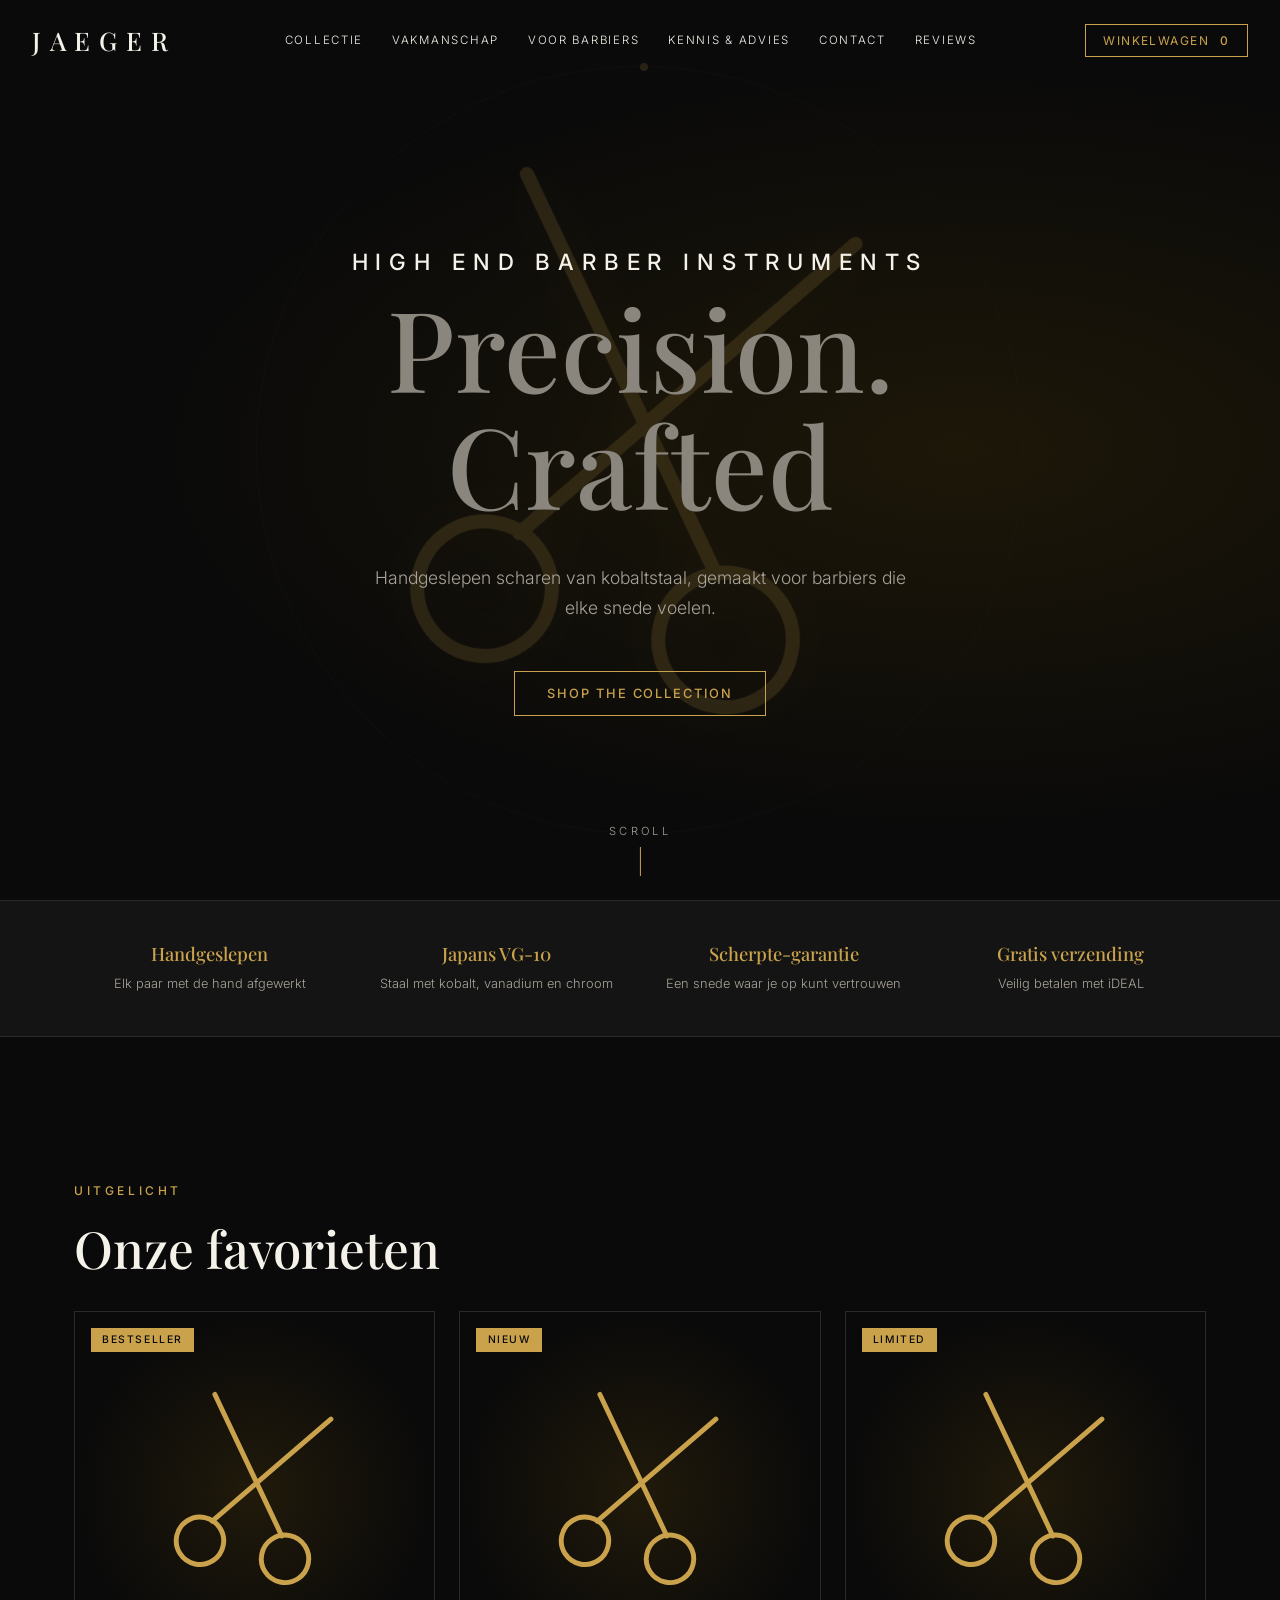
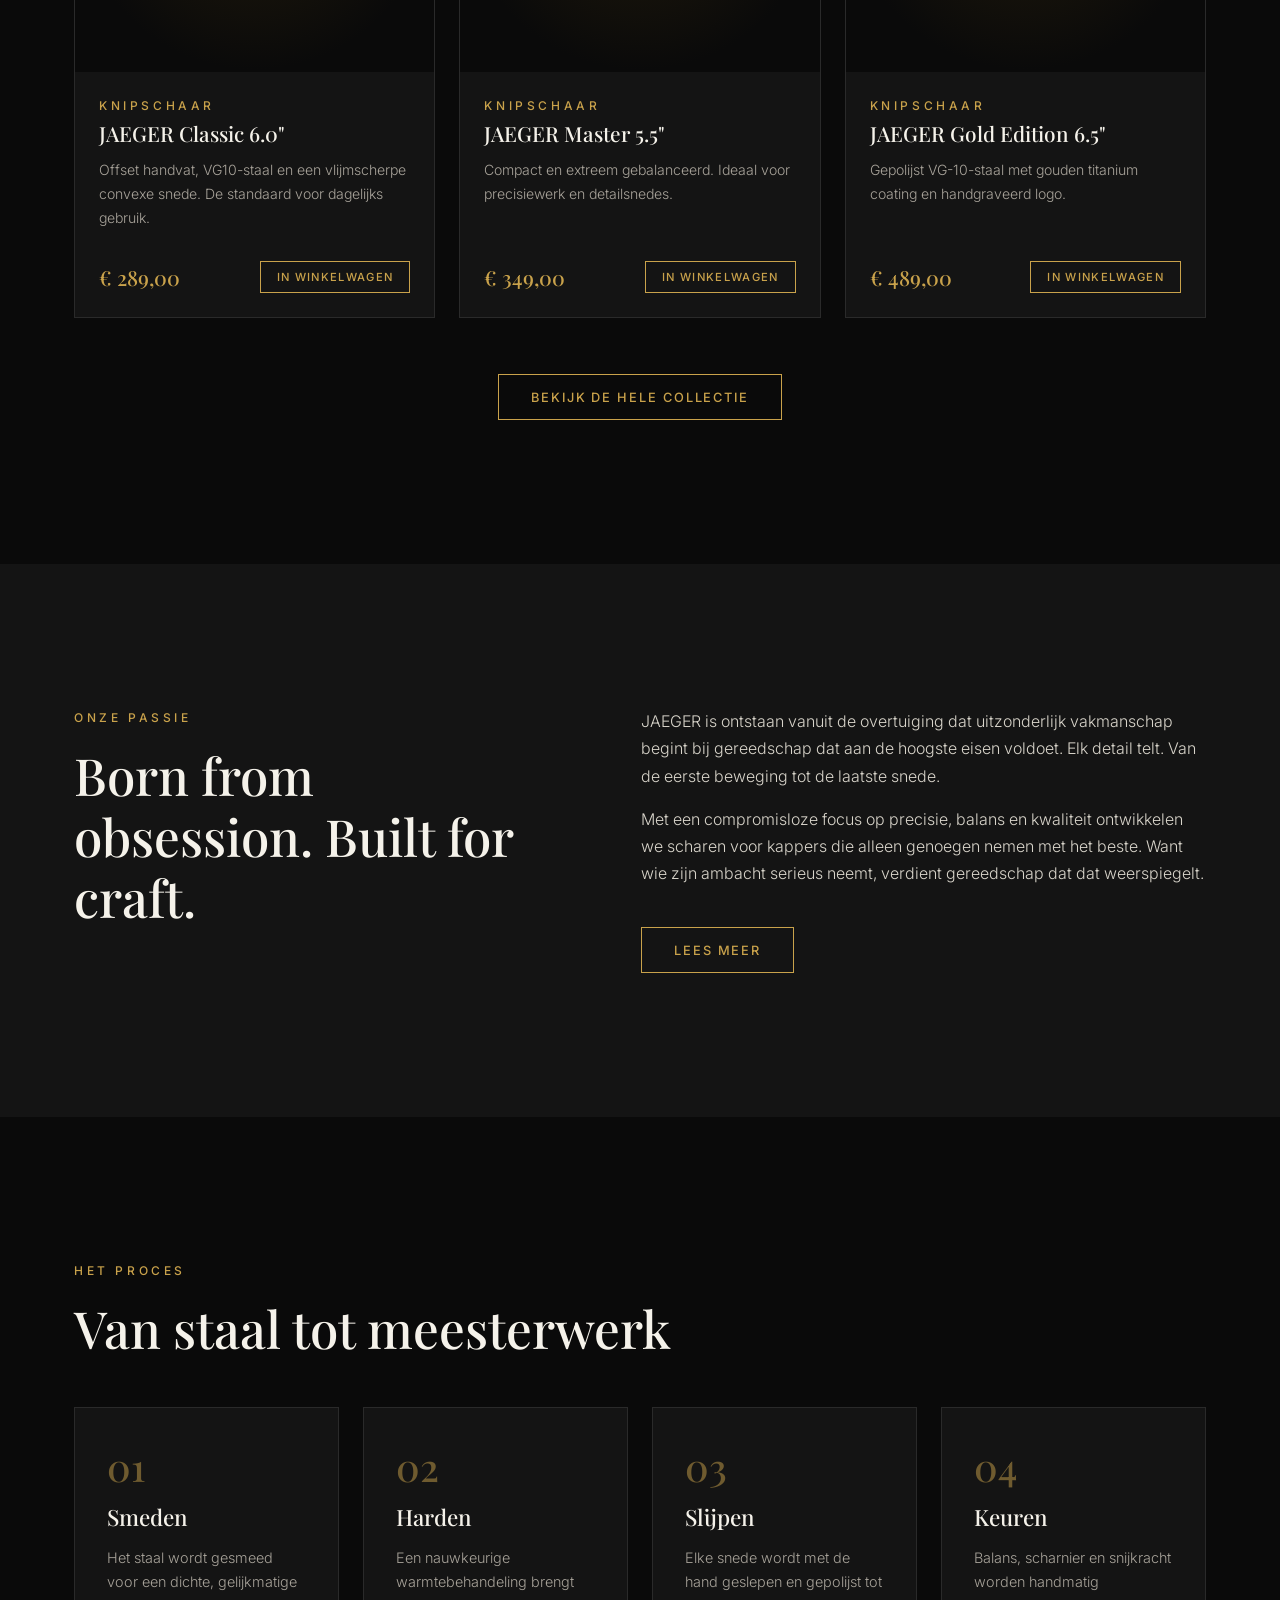
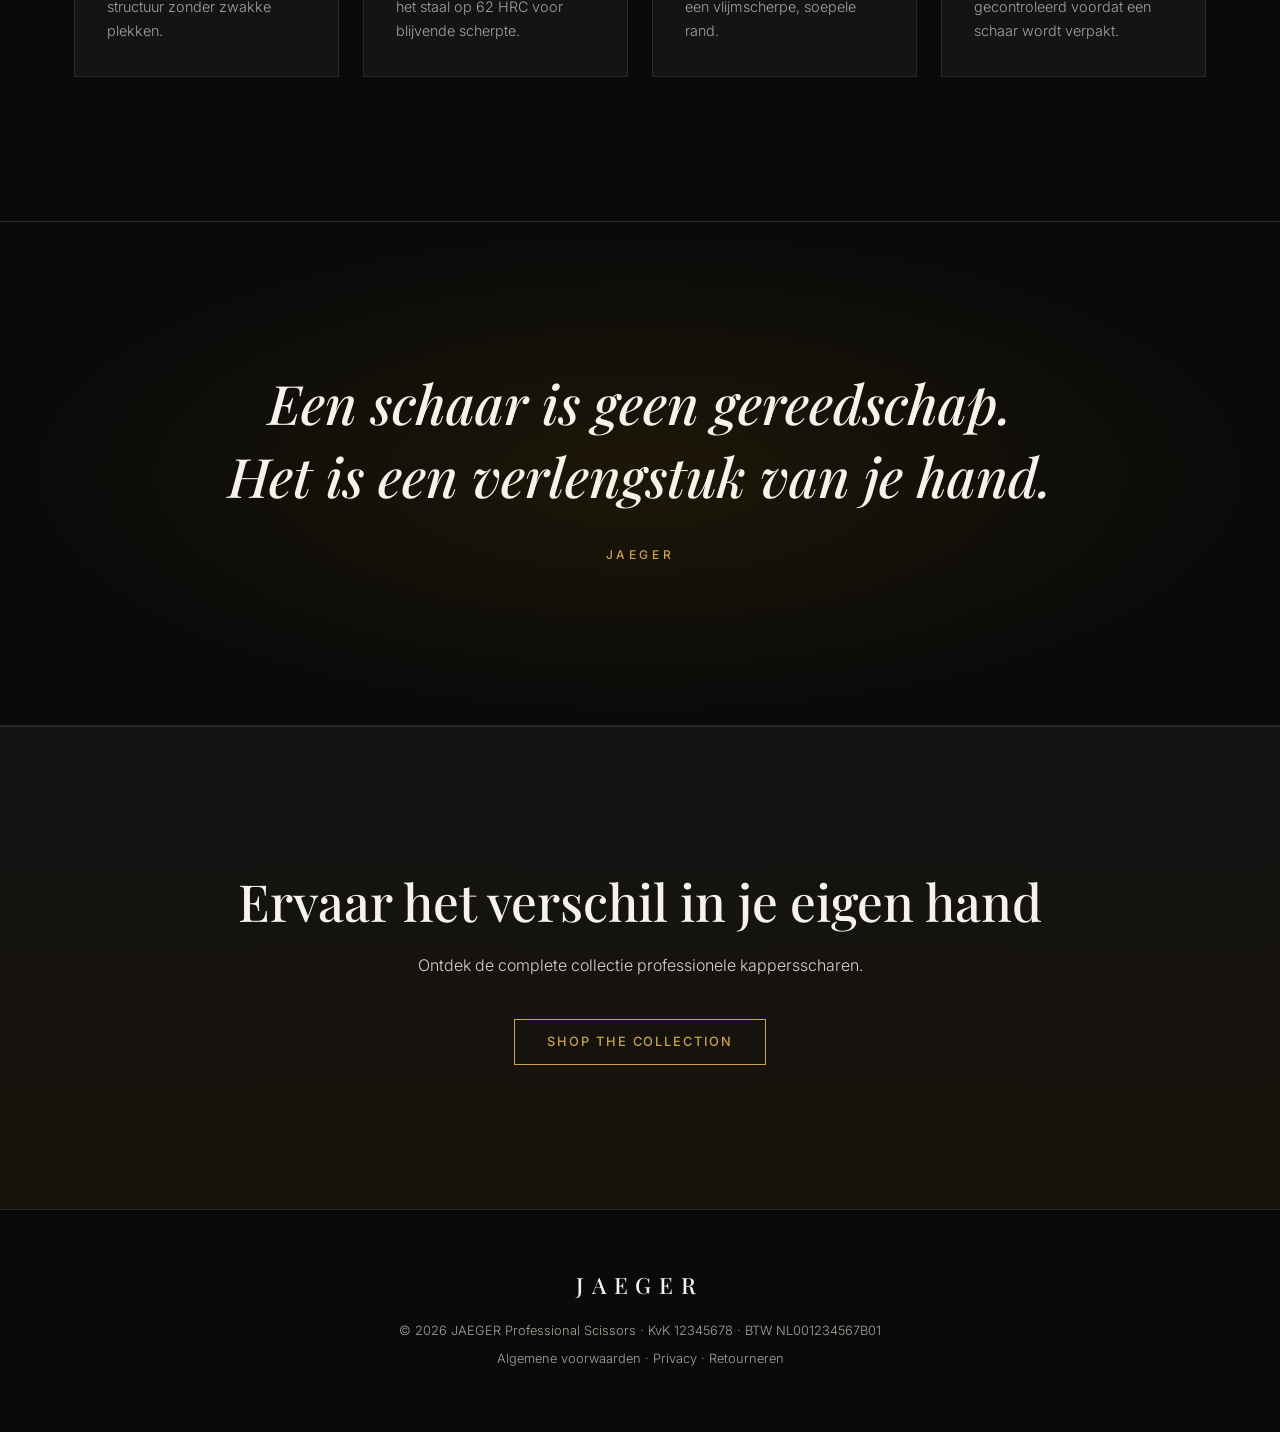
<file: code.html>
<!DOCTYPE html>
<html lang="nl" style="background:#0a0a0a">
<head>
<meta charset="UTF-8">
<meta name="viewport" content="width=device-width, initial-scale=1">
<title>JAEGER | High end barber instruments</title>
<meta name="description" content="JAEGER: handgeslepen premium kappersscharen voor de veeleisende professional.">
<link rel="preconnect" href="https://fonts.googleapis.com">
<link href="https://fonts.googleapis.com/css2?family=Inter:wght@300;400;500&family=Playfair+Display:wght@500;700&display=swap" rel="stylesheet">
<style>
:root{
  --black:#0a0a0a; --panel:#141414; --line:#2a2a2a;
  --gold:#c9a24b; --gold-light:#e6c878; --white:#f5f2ea; --muted:#a8a39a;
  --serif:'Playfair Display',Georgia,serif; --sans:'Inter',system-ui,sans-serif;
}
*{box-sizing:border-box;margin:0;padding:0}
html{scroll-behavior:smooth;scroll-padding-top:70px}
body{background:var(--black);color:var(--white);font-family:var(--sans);font-weight:300;line-height:1.7;overflow-x:hidden}
a{color:inherit;text-decoration:none}
h1,h2,h3,.logo{font-family:var(--serif);font-weight:500}
h2{font-size:clamp(2rem,4vw,3.2rem);line-height:1.2;margin-bottom:1.2rem}
p{margin-bottom:1rem;color:#d8d4ca}
.wrap{max-width:1180px;margin:0 auto;padding:0 1.5rem}
section{padding:7rem 0}
.eyebrow{color:var(--gold);letter-spacing:.3em;text-transform:uppercase;font-size:.75rem;font-weight:500}
em{color:var(--gold);font-style:italic}

/* Buttons */
.btn{display:inline-block;background:var(--gold);color:var(--black);padding:.9rem 2rem;border:1px solid var(--gold);
  font:500 .8rem var(--sans);letter-spacing:.15em;text-transform:uppercase;cursor:pointer;transition:.3s}
.btn:hover{background:transparent;color:var(--gold)}
.btn.ghost{background:transparent;color:var(--white);border-color:var(--line);margin-left:.8rem}
.btn.ghost:hover{border-color:var(--gold);color:var(--gold)}

/* Nav */
header{position:fixed;inset:0 0 auto 0;z-index:50;display:flex;align-items:center;justify-content:space-between;
  padding:1.2rem 2rem;transition:.4s}
header.solid{background:rgba(10,10,10,.92);backdrop-filter:blur(10px);padding:.8rem 2rem;border-bottom:1px solid var(--line)}
.logo{font-size:1.6rem;letter-spacing:.35em;color:var(--white)}
nav{display:flex;gap:2.2rem}
nav a{font-size:.8rem;letter-spacing:.15em;text-transform:uppercase;position:relative;padding:.3rem 0}
nav a::after{content:"";position:absolute;left:0;bottom:0;width:0;height:1px;background:var(--gold);transition:.3s}
nav a:hover::after{width:100%}
#cartBtn{background:none;border:1px solid var(--gold);color:var(--gold);padding:.5rem 1.1rem;font:400 .75rem var(--sans);
  letter-spacing:.12em;text-transform:uppercase;cursor:pointer;transition:.3s}
#cartBtn:hover{background:var(--gold);color:var(--black)}
#cartCount{margin-left:.4rem;font-weight:500}
#burger{display:none;background:none;border:0;width:30px;height:20px;position:relative;cursor:pointer}
#burger span{position:absolute;left:0;width:100%;height:2px;background:var(--gold);transition:.3s}
#burger span:first-child{top:4px}#burger span:last-child{bottom:4px}

/* Hero */
.hero{min-height:100vh;display:grid;grid-template-columns:1.1fr .9fr;align-items:center;gap:2rem;
  padding:8rem 5vw 4rem;position:relative;
  background:radial-gradient(ellipse at 75% 50%,#1d1708 0,var(--black) 60%)}
.hero h1{font-size:clamp(2.8rem,6.5vw,5.5rem);line-height:1.05;margin:1rem 0 1.5rem}
.lead{font-size:1.15rem;max-width:34rem;margin-bottom:2.2rem}
.hero-art{position:relative;display:grid;place-items:center}
.big-scissors{width:min(420px,80%);aspect-ratio:1;color:var(--gold);transform:rotate(12deg);
  filter:drop-shadow(0 0 30px rgba(201,162,75,.35));animation:float 6s ease-in-out infinite}
.glow{position:absolute;width:60%;aspect-ratio:1;border:1px solid var(--line);border-radius:50%;animation:spin 40s linear infinite}
.glow::after{content:"";position:absolute;top:-4px;left:50%;width:8px;height:8px;background:var(--gold);border-radius:50%}
@keyframes float{50%{transform:rotate(8deg) translateY(-14px)}}
@keyframes spin{to{transform:rotate(360deg)}}
.scroll-hint{position:absolute;bottom:1.5rem;left:50%;transform:translateX(-50%);font-size:.7rem;letter-spacing:.3em;
  text-transform:uppercase;color:var(--muted);padding-bottom:2.2rem}
.scroll-hint::after{content:"";position:absolute;bottom:0;left:50%;width:1px;height:1.8rem;background:var(--gold);animation:drop 2s infinite}
@keyframes drop{0%{transform:scaleY(0);transform-origin:top}50%{transform:scaleY(1);transform-origin:top}51%{transform-origin:bottom}100%{transform:scaleY(0);transform-origin:bottom}}

/* Promo */
.promo{padding:0}
.marquee{overflow:hidden;background:var(--gold);color:var(--black);padding:.9rem 0;white-space:nowrap}
.marquee div{display:inline-flex;animation:scroll 30s linear infinite}
.marquee span{font-size:.8rem;font-weight:500;letter-spacing:.2em;text-transform:uppercase;padding:0 2rem}
.marquee span::after{content:"◆";margin-left:4rem}
@keyframes scroll{to{transform:translateX(-50%)}}
.ad{max-width:1180px;margin:4rem auto;padding:3rem;border:1px solid var(--gold);display:flex;justify-content:space-between;
  align-items:center;gap:2rem;flex-wrap:wrap;background:linear-gradient(120deg,#17120a,var(--panel))}
.ad h2{font-size:clamp(1.6rem,3vw,2.4rem);margin:.5rem 0}
.ad p{margin:0}.ad strong{color:var(--gold)}

/* Story */
.story{background:var(--panel)}
.split{display:grid;grid-template-columns:1fr 1.2fr;gap:4rem;align-items:start}
.stats{display:grid;grid-template-columns:repeat(4,1fr);gap:1rem;margin-top:5rem;padding-top:3rem;border-top:1px solid var(--line);text-align:center}
.stats b{display:block;font:500 clamp(2rem,4vw,3rem) var(--serif);color:var(--gold)}
.stats span{font-size:.75rem;letter-spacing:.15em;text-transform:uppercase;color:var(--muted)}

/* Collection */
.collection h2{margin-bottom:2rem}
.filters{display:flex;gap:.7rem;flex-wrap:wrap;margin-bottom:3rem}
.filters button{background:none;border:1px solid var(--line);color:var(--muted);padding:.5rem 1.2rem;cursor:pointer;
  font:400 .75rem var(--sans);letter-spacing:.12em;text-transform:uppercase;transition:.3s}
.filters button:hover,.filters button.on{border-color:var(--gold);color:var(--gold)}
.grid{display:grid;grid-template-columns:repeat(auto-fill,minmax(270px,1fr));gap:1.5rem}
.card{background:var(--panel);border:1px solid var(--line);transition:.4s;display:flex;flex-direction:column}
.card:hover{border-color:var(--gold);transform:translateY(-6px);box-shadow:0 20px 40px rgba(0,0,0,.5)}
.card .img{aspect-ratio:1;display:grid;place-items:center;background:radial-gradient(circle,#211a0b,var(--black) 70%);position:relative;overflow:hidden}
.card .img svg{width:55%;aspect-ratio:1;color:var(--gold);transform:rotate(12deg);transition:.6s}
.card:hover .img svg{transform:rotate(-8deg) scale(1.1)}
.tag{position:absolute;top:1rem;left:1rem;background:var(--gold);color:var(--black);font-size:.65rem;letter-spacing:.15em;
  text-transform:uppercase;padding:.2rem .7rem;font-weight:500}
.card .body{padding:1.5rem;display:flex;flex-direction:column;flex:1}
.card h3{font-size:1.3rem;margin-bottom:.4rem}
.card p{font-size:.88rem;color:var(--muted);flex:1}
.card .row{display:flex;justify-content:space-between;align-items:center;margin-top:1rem}
.price{font:500 1.3rem var(--serif);color:var(--gold)}
.add{background:none;border:1px solid var(--gold);color:var(--gold);padding:.5rem 1rem;cursor:pointer;
  font:500 .7rem var(--sans);letter-spacing:.12em;text-transform:uppercase;transition:.3s}
.add:hover{background:var(--gold);color:var(--black)}

/* About */
.about{background:var(--panel);text-align:center}
.cards{display:grid;grid-template-columns:repeat(3,1fr);gap:1.5rem;margin-top:3rem;text-align:left}
.cards article{padding:2.2rem;border:1px solid var(--line);border-top:2px solid var(--gold);background:var(--black)}
.cards h3{color:var(--gold);margin-bottom:.8rem;font-size:1.4rem}
.cards p{margin:0;font-size:.95rem}

/* Contact */
.info{list-style:none;margin-top:2rem}
.info li{padding:.8rem 0;border-bottom:1px solid var(--line);font-size:.95rem}
.info b{display:inline-block;width:8rem;color:var(--gold);font-weight:500;font-size:.75rem;letter-spacing:.15em;text-transform:uppercase}
form{display:grid;gap:1.3rem}
label{font-size:.75rem;letter-spacing:.15em;text-transform:uppercase;color:var(--gold)}
input,textarea{display:block;width:100%;margin-top:.5rem;background:var(--panel);border:1px solid var(--line);color:var(--white);
  padding:.9rem 1rem;font:300 1rem var(--sans);transition:.3s}
input:focus,textarea:focus{outline:0;border-color:var(--gold)}
input.bad,textarea.bad{border-color:#b5483c}
#formMsg{color:var(--gold);margin:0;min-height:1.5rem}

footer{text-align:center;padding:3.5rem 1.5rem;border-top:1px solid var(--line)}
footer .logo{font-size:1.4rem;margin-bottom:1rem}
footer p{font-size:.8rem;color:var(--muted);margin-bottom:.4rem}
footer a:hover{color:var(--gold)}

/* Cart */
#overlay{position:fixed;inset:0;background:rgba(0,0,0,.7);opacity:0;pointer-events:none;transition:.3s;z-index:90}
#cart{position:fixed;top:0;right:0;height:100%;width:min(420px,100%);background:var(--panel);border-left:1px solid var(--gold);
  z-index:100;transform:translateX(100%);transition:.45s cubic-bezier(.7,0,.2,1);display:flex;flex-direction:column}
body.cart-open #cart{transform:none}
body.cart-open #overlay{opacity:1;pointer-events:auto}
.cart-head{display:flex;justify-content:space-between;align-items:center;padding:1.5rem;border-bottom:1px solid var(--line)}
.cart-head button{background:none;border:0;color:var(--white);font-size:2rem;cursor:pointer;line-height:1}
#cartItems{flex:1;overflow:auto;padding:1rem 1.5rem}
.item{display:grid;grid-template-columns:1fr auto;gap:.3rem 1rem;padding:1rem 0;border-bottom:1px solid var(--line)}
.item small{color:var(--muted)}
.qty{display:flex;align-items:center;gap:.6rem;margin-top:.4rem}
.qty button{width:26px;height:26px;background:none;border:1px solid var(--line);color:var(--white);cursor:pointer}
.qty button:hover{border-color:var(--gold);color:var(--gold)}
.empty{color:var(--muted);text-align:center;margin-top:3rem}
.cart-foot{padding:1.5rem;border-top:1px solid var(--line)}
.total{display:flex;justify-content:space-between;margin-bottom:1rem}
.total b{color:var(--gold);font:500 1.4rem var(--serif)}
.cart-foot .btn{width:100%}
#toast{position:fixed;bottom:2rem;left:50%;transform:translate(-50%,200%);background:var(--gold);color:var(--black);
  padding:.8rem 1.6rem;font-size:.85rem;font-weight:500;z-index:200;transition:.4s;opacity:0;pointer-events:none}
#toast.show{transform:translate(-50%,0);opacity:1}

/* Scroll reveal */
.reveal{opacity:0;transform:translateY(40px);transition:opacity .9s ease,transform .9s cubic-bezier(.2,.7,.2,1)}
.reveal.in{opacity:1;transform:none}

@media(max-width:900px){
  section{padding:5rem 0}
  .hero{grid-template-columns:1fr;text-align:center;padding-top:7rem}
  .lead{margin-inline:auto}.hero-art{order:-1;max-height:280px}.big-scissors{width:200px}
  .split,.cards{grid-template-columns:1fr}.stats{grid-template-columns:repeat(2,1fr);gap:2rem}
  #burger{display:block;order:3}
  nav{position:fixed;inset:0 0 0 30%;background:var(--black);border-left:1px solid var(--gold);flex-direction:column;
    justify-content:center;align-items:center;transform:translateX(100%);transition:.4s}
  nav.open{transform:none}
  .btn.ghost{margin:.8rem 0 0}
  .ad{margin:3rem 1.5rem;padding:2rem}
}
@media(prefers-reduced-motion:reduce){*{animation:none!important;transition:none!important}.reveal{opacity:1;transform:none}}

/* Meerdere pagina's */
nav a.active{color:var(--gold)}
nav a.active::after{width:100%}
.sub-first{padding-top:10rem}
.hero{grid-template-columns:1fr;justify-items:center;text-align:center;overflow:hidden}
.hero-text{position:relative;z-index:2;max-width:900px}
.hero-art{position:absolute;inset:0;z-index:1;opacity:.16;pointer-events:none;max-height:none;order:0}
.big-scissors{width:min(560px,80vw)}
.hero h1{display:flex;flex-direction:column;gap:.8rem;margin:0 0 2.5rem}
.hero h1 .l1{font:500 clamp(.9rem,2.2vw,1.4rem) var(--sans);letter-spacing:.35em;text-transform:uppercase;color:var(--white)}
.hero h1 .l2{font-size:clamp(3.2rem,9vw,7rem);line-height:1.05;color:#8a867d}
.stats{grid-template-columns:repeat(2,1fr);max-width:640px;margin:5rem auto 0;padding-top:0;border-top:0}
.cards{grid-template-columns:repeat(2,1fr);max-width:900px;margin-inline:auto}
@media(max-width:900px){.cards{grid-template-columns:1fr}.sub-first{padding-top:8rem}}

/* Home uitgebreid */
.usp{padding:0;background:var(--panel);border-block:1px solid var(--line)}
.usp-grid{display:grid;grid-template-columns:repeat(4,1fr);gap:1rem;padding-block:2.5rem;text-align:center}
.usp b{display:block;font:500 1.15rem var(--serif);color:var(--gold);margin-bottom:.2rem}
.usp span{font-size:.8rem;color:var(--muted)}
.sub{max-width:36rem;color:var(--muted);margin-bottom:3rem}
.center-btn{text-align:center;margin-top:3.5rem}
.process h2{margin-bottom:3rem}
.steps{display:grid;grid-template-columns:repeat(4,1fr);gap:1.5rem}
.steps article{padding:2rem;border:1px solid var(--line);background:var(--panel);transition:.4s}
.steps article:hover{border-color:var(--gold);transform:translateY(-6px)}
.steps span{font:500 2.4rem var(--serif);color:var(--gold);opacity:.5}
.steps h3{font-size:1.4rem;margin:.4rem 0 .6rem}
.steps p{margin:0;font-size:.9rem;color:var(--muted)}
.quote{text-align:center;padding:9rem 1.5rem;background:radial-gradient(ellipse at center,#1d1708,var(--black) 70%);border-block:1px solid var(--line)}
.quote blockquote{font:italic 500 clamp(1.8rem,4.5vw,3.4rem)/1.35 var(--serif);max-width:880px;margin:0 auto 2rem}
.materials{background:var(--panel)}
.specs div{display:flex;justify-content:space-between;gap:1rem;padding:1rem 0;border-bottom:1px solid var(--line)}
.specs dt{color:var(--gold);font-size:.75rem;letter-spacing:.15em;text-transform:uppercase;font-weight:500}
.specs dd{text-align:right}
.reviews h2{margin-bottom:3rem}
.cards.three{grid-template-columns:repeat(3,1fr);max-width:none}
.cards.three article{background:var(--panel)}
.cards.three p{font:italic 1.05rem/1.7 var(--serif);margin-bottom:1.5rem}
.cards.three b{display:block;color:var(--gold);font-weight:500}
.cards.three small{color:var(--muted)}
.cta-final{text-align:center;background:linear-gradient(180deg,var(--panel),#17120a);border-top:1px solid var(--line)}
@media(max-width:900px){.usp-grid,.steps{grid-template-columns:repeat(2,1fr)}.cards.three{grid-template-columns:1fr}.quote{padding:6rem 1.5rem}}

/* Rust, ruimte en strakke uitlijning */
section{padding:9rem 0}
.split{gap:6rem}
.btn.outline{background:transparent;color:var(--gold);border:1px solid var(--gold)}
.btn.outline:hover{background:var(--gold);color:var(--black)}
.hero .lead{margin:0 auto 3rem;color:var(--muted);font-size:1.1rem}
nav{gap:1.8rem}nav a{font-size:.72rem}
.page-title{font-size:clamp(2.8rem,7vw,5.5rem);line-height:1.08;margin:1rem 0 5rem}
.photo{position:relative;margin:0 16px 16px 0}
.photo::before{content:"";position:absolute;inset:16px -16px -16px 16px;border:1px solid var(--gold);opacity:.45}
.photo img{position:relative;z-index:1;display:block;width:100%;aspect-ratio:4/5;object-fit:cover;filter:grayscale(.3) contrast(1.05) brightness(.88);box-shadow:0 40px 60px -30px #000}
.photo::after{content:"";position:absolute;z-index:2;inset:0;background:linear-gradient(180deg,transparent 60%,rgba(10,10,10,.6));pointer-events:none}
.photo.wide img{aspect-ratio:21/9}
.prose{max-width:42rem;margin:6rem auto 0}
.prose p,.split-photo p{line-height:1.95}
.prose .big{font:500 clamp(1.25rem,2.2vw,1.6rem)/1.7 var(--serif);color:var(--white)}
.emph{color:var(--gold)!important;font:italic 500 1.3rem/1.7 var(--serif)}
.split-photo{display:grid;grid-template-columns:1fr 1fr;gap:6rem;align-items:start}
.split-photo>figure{position:sticky;top:7rem}
.split-photo.rev>figure{order:2}
.sub-h{font-size:1.6rem;margin:3rem 0 1rem}
.center-sec{text-align:center}
.principles{max-width:760px;margin:4rem auto 0}
.principle{display:grid;grid-template-columns:5rem 1fr;gap:2rem;padding:3.5rem 0;border-top:1px solid var(--line)}
.principle:last-child{border-bottom:1px solid var(--line)}
.principle span{font:500 1.4rem var(--serif);color:var(--gold)}
.principle h3{font-size:1.6rem;margin-bottom:1rem}
.principle p{margin:0;color:var(--muted)}
.mat-grid{display:grid;gap:1.5rem}
.mat{border:1px solid var(--line);padding:2rem;background:var(--black)}
.mat b{display:block;font:500 2.6rem var(--serif);color:var(--gold)}
.mat small{display:block;letter-spacing:.2em;text-transform:uppercase;font-size:.7rem;margin:.3rem 0 .6rem}
.mat p{margin:0;font-size:.88rem;color:var(--muted)}
.feats{display:grid;grid-template-columns:repeat(3,1fr);gap:1.5rem;margin-top:3rem}
.feats article{border:1px solid var(--line);padding:2.2rem;background:var(--black)}
.feats h3{color:var(--gold);font-size:1.35rem;margin-bottom:.7rem}
.feats p{margin:0;font-size:.92rem;color:var(--muted)}
.table-wrap{overflow-x:auto;margin-top:3rem}
.compare{width:100%;border-collapse:collapse;min-width:520px}
.compare th{text-align:left;color:var(--gold);font-size:.72rem;letter-spacing:.18em;text-transform:uppercase;font-weight:500}
.compare th,.compare td{padding:1.3rem 1rem;border-bottom:1px solid var(--line)}
.compare td:last-child,.compare th:last-child{text-align:right}
.cta-final p{max-width:36rem;margin:0 auto 2.5rem}
.review{padding:2rem 0;border-bottom:1px solid var(--line)}
.review p{margin:.6rem 0}.review small{color:var(--muted)}
.stars{color:var(--gold);letter-spacing:.2em}
#stars button{background:none;border:0;font-size:1.8rem;color:var(--line);cursor:pointer;transition:.2s}
#stars button.on{color:var(--gold)}
#reviewMsg{color:var(--gold);margin:0;min-height:1.5rem}
.empty{color:var(--muted)}
@media(max-width:1100px){
  #burger{display:block;order:3}
  nav{position:fixed;inset:0 0 0 30%;background:var(--black);border-left:1px solid var(--gold);flex-direction:column;justify-content:center;align-items:center;transform:translateX(100%);transition:.4s}
  nav.open{transform:none}
}
@media(max-width:900px){
  section{padding:6rem 0}
  .split-photo{grid-template-columns:1fr;gap:3rem}.split-photo>figure,.split-photo.rev>figure{position:static;order:0}
  .feats{grid-template-columns:1fr}.principle{grid-template-columns:3rem 1fr;gap:1rem}.photo.wide img{aspect-ratio:4/3}
}

.page[hidden]{display:none}

</style>
</head>
<body>
<main>
<div class="page" data-page="home">
<section id="home" class="hero">
  <div class="hero-text">
    <h1 class="reveal"><span class="l1">High end barber instruments</span><span class="l2">Precision. Crafted</span></h1>
    <p class="lead reveal">Handgeslepen scharen van kobaltstaal, gemaakt voor barbiers die elke snede voelen.</p>
    <div class="reveal"><a href="#/collectie" class="btn outline">Shop the collection</a></div>
  </div>
  <div class="hero-art"><svg class="big-scissors"><use href="#scissors"/></svg><div class="glow"></div></div>
  <a href="#/" class="scroll-hint" data-scroll="favorieten">Scroll</a>
</section>

<section class="usp">
  <div class="wrap usp-grid">
    <div class="reveal"><b>Handgeslepen</b><span>Elk paar met de hand afgewerkt</span></div>
    <div class="reveal"><b>Japans VG-10</b><span>Staal met kobalt, vanadium en chroom</span></div>
    <div class="reveal"><b>Scherpte-garantie</b><span>Een snede waar je op kunt vertrouwen</span></div>
    <div class="reveal"><b>Gratis verzending</b><span>Veilig betalen met iDEAL</span></div>
  </div>
</section>

<section id="favorieten" class="collection">
  <div class="wrap">
    <p class="eyebrow reveal">Uitgelicht</p>
    <h2 class="reveal">Onze favorieten</h2>
    <div class="grid" id="featured"></div>
    <div class="center-btn reveal"><a href="#/collectie" class="btn outline">Bekijk de hele collectie</a></div>
  </div>
</section>

<section id="verhaal" class="story">
  <div class="wrap split">
    <div class="reveal">
      <p class="eyebrow">Onze passie</p>
      <h2>Born from obsession. Built for craft.</h2>
    </div>
    <div class="reveal">
      <p>JAEGER is ontstaan vanuit de overtuiging dat uitzonderlijk vakmanschap begint bij gereedschap dat aan de hoogste eisen voldoet. Elk detail telt. Van de eerste beweging tot de laatste snede.</p>
      <p>Met een compromisloze focus op precisie, balans en kwaliteit ontwikkelen we scharen voor kappers die alleen genoegen nemen met het beste. Want wie zijn ambacht serieus neemt, verdient gereedschap dat dat weerspiegelt.</p>
      <a href="#/vakmanschap" class="btn outline" style="margin-top:1.5rem">Lees meer</a>
    </div>
  </div>
</section>

<section class="process">
  <div class="wrap">
    <p class="eyebrow reveal">Het proces</p>
    <h2 class="reveal">Van staal tot meesterwerk</h2>
    <div class="steps">
      <article class="reveal"><span>01</span><h3>Smeden</h3><p>Het staal wordt gesmeed voor een dichte, gelijkmatige structuur zonder zwakke plekken.</p></article>
      <article class="reveal"><span>02</span><h3>Harden</h3><p>Een nauwkeurige warmtebehandeling brengt het staal op 62 HRC voor blijvende scherpte.</p></article>
      <article class="reveal"><span>03</span><h3>Slijpen</h3><p>Elke snede wordt met de hand geslepen en gepolijst tot een vlijmscherpe, soepele rand.</p></article>
      <article class="reveal"><span>04</span><h3>Keuren</h3><p>Balans, scharnier en snijkracht worden handmatig gecontroleerd voordat een schaar wordt verpakt.</p></article>
    </div>
  </div>
</section>

<section class="quote">
  <blockquote class="reveal">Een schaar is geen gereedschap.<br>Het is een verlengstuk van je hand.</blockquote>
  <p class="reveal eyebrow">JAEGER</p>
</section>

<section class="cta-final">
  <div class="wrap reveal">
    <h2>Ervaar het verschil in je eigen hand</h2>
    <p>Ontdek de complete collectie professionele kappersscharen.</p>
    <a href="#/collectie" class="btn outline">Shop the collection</a>
  </div>
</section>
</div>
<div class="page" data-page="collectie">
<section id="collectie" class="collection sub-first">
  <div class="wrap">
    <p class="eyebrow reveal">Collectie</p>
    <h2 class="reveal">Kies je JAEGER</h2>
    <div class="filters reveal" id="filters"></div>
    <div class="grid" id="grid"></div>
  </div>
</section>
</div>
<div class="page" data-page="vakmanschap">
<section class="sub-first">
  <div class="wrap">
    <p class="eyebrow reveal">Vakmanschap</p>
    <h1 class="page-title reveal">Born from obsession.<br>Built for craft.</h1>
    <figure class="photo wide reveal"><img src="https://i.ibb.co/996YKp7N/Schermafbeelding-2026-10-12-162744.png" alt="JAEGER vakmanschap" loading="lazy"></figure>
    <div class="prose reveal">
      <p class="big">JAEGER begon met een frustratie die iedere kapper herkent. Een schaar die aan het begin van de dag goed aanvoelt, maar na een paar weken knippen niet meer de scherpte, precisie en controle biedt die het vak vraagt. Een gereedschap dat je zou moeten ondersteunen, maar je uiteindelijk in de weg staat.</p>
      <p>Voor onze oprichter was dat niet goed genoeg.</p>
      <p>Want een schaar is voor een kapper meer dan een instrument. Het is een verlengstuk van de hand, een essentieel onderdeel van iedere beweging en de basis van ieder professioneel meesterstuk. Het bepaalt hoe je werkt, hoe je voelt en hoeveel vertrouwen je hebt in iedere snede. Dat verdient gereedschap waarop je niet alleen kunt vertrouwen wanneer je begint, maar gedurende de hele dag, en iedere dag opnieuw.</p>
      <p class="emph">Vanuit die overtuiging ontstond JAEGER.</p>
    </div>
  </div>
</section>

<section class="story">
  <div class="wrap split-photo">
    <figure class="photo reveal"><img src="https://i.ibb.co/VWzJbgbn/Schleifen.jpg" alt="Een JAEGER schaar wordt met de hand geslepen" loading="lazy"></figure>
    <div class="reveal">
      <h2>Geen genoegen nemen met goed genoeg.</h2>
      <p>Het bereiken van een schaar die écht aan die standaard voldoet, vroeg om meer dan een goed idee. Het vroeg om geduld, toewijding en de bereidheid om steeds opnieuw kritisch te kijken naar ieder detail.</p>
      <p>Er volgden talloze prototypes, eindeloze aanpassingen en duizenden uren in de werkplaats. Iedere vorm, iedere beweging en iedere snede bracht ons dichter bij waar we naar zochten. We zochten een schaar die natuurlijk in de hand ligt, moeiteloos door het haar glijdt en de controle geeft die een vakman nodig heeft.</p>
      <p>Niet alleen een scherpe schaar, maar een schaar waarin balans, gevoel en precisie samenkomen. Een instrument dat niet afleidt van het werk, maar het ondersteunt. Dat niet vraagt om aanpassing van de kapper, maar juist aanvoelt als een vanzelfsprekend verlengstuk van zijn hand.</p>
      <p class="emph">We namen geen genoegen met wat voldeed. We bleven zoeken naar wat beter kon.</p>
      <p>Want echte kwaliteit ontstaat niet door de snelste weg te kiezen, maar door de juiste weg te blijven volgen, ook wanneer niemand anders het verschil zou opmerken.</p>
    </div>
  </div>
</section>

<section>
  <div class="wrap split-photo rev">
    <figure class="photo reveal"><img src="https://i.ibb.co/35sN6q5f/Kontrolle.jpg" alt="Elke JAEGER schaar wordt handmatig gekeurd" loading="lazy"></figure>
    <div class="reveal">
      <h2>Premium voor kappers.</h2>
      <p>We geloven dat het verschil tussen goed en uitzonderlijk vaak in de kleinste details zit. In de balans van een schaar. In de soepelheid waarmee de bladen bewegen. In het vertrouwen waarmee je een precieze snede maakt, zelfs tijdens de drukste momenten van de dag.</p>
      <p>Daarom staat bij JAEGER niet alleen het resultaat centraal, maar ook de ervaring van degene die ermee werkt. Een goede schaar moet presteren wanneer het erop aankomt. Ze moet comfortabel aanvoelen, gecontroleerd snijden en haar scherpte langdurig behouden. Ze moet bestand zijn tegen het ritme van een professionele werkdag en het vertrouwen verdienen dat je er keer op keer in stelt.</p>
      <p>Dat is de standaard waar we naar streven. Niet omdat het mooi klinkt, maar omdat we weten wat goed gereedschap betekent voor iemand die zijn ambacht met toewijding uitoefent.</p>
      <h3 class="sub-h">Een bewuste keuze voor kwaliteit.</h3>
      <p>Bij JAEGER kiezen we voor aandacht boven haast, voor doordachte ontwikkeling boven snelle oplossingen en voor kwaliteit die je ervaart in het dagelijkse gebruik. We geloven niet in compromissen die ten koste gaan van het gevoel, de prestaties of het vertrouwen in je gereedschap.</p>
      <p>Premium betekent voor ons niet alleen hoe een schaar eruitziet. Het betekent hoe ze aanvoelt wanneer je haar oppakt. Hoe gecontroleerd ze door het haar beweegt. Hoe vanzelfsprekend ze wordt in je hand. En hoe je erop kunt rekenen, knipbeurt na knipbeurt.</p>
      <p class="emph">Dat vertrouwen moet je niet worden verteld. Dat moet je zelf kunnen ervaren.</p>
    </div>
  </div>
</section>

<section class="story center-sec">
  <div class="wrap">
    <h2 class="reveal">JAEGER.</h2>
    <div class="prose reveal" style="margin-top:3rem">
      <p>Achter iedere goede knipbeurt staat een vakman met gevoel, techniek en oog voor detail. En achter iedere vakman hoort gereedschap te staan dat aan dezelfde hoge eisen voldoet.</p>
      <p>JAEGER is ontstaan vanuit de wens om gereedschap te maken met een duidelijke visie en een compromisloze aandacht voor kwaliteit, voor vakmensen die iedere dag het verschil maken met hun handen.</p>
      <p>Want uiteindelijk draait het niet om de schaar zelf. Het draait om wat je ermee kunt creëren.</p>
      <p class="emph">Om de controle over iedere beweging. De precisie van iedere snede. En het vertrouwen om je volledig op je vak te kunnen richten.</p>
    </div>
  </div>
</section>

<section>
  <div class="wrap">
    <p class="eyebrow reveal">Waar wij voor staan</p>
    <h2 class="reveal">De JAEGER-principes</h2>
    <div class="principles">
      <article class="principle reveal"><span>01</span><div><h3>Compromisloze materialen</h3><p>Uitsluitend Japans VG-10-staal. Geen sluiproutes, geen surrogaat. Hetzelfde staal dat wordt gebruikt voor de beste keukenmessen ter wereld.</p></div></article>
      <article class="principle reveal"><span>02</span><div><h3>Handmatig vakmanschap</h3><p>Elke schaar wordt met de hand afgewerkt. Machines maken de basisvorm; vakmensen creëren het instrument. Wij geloven dat je dat verschil voelt bij elke knip.</p></div></article>
      <article class="principle reveal"><span>03</span><div><h3>Ontworpen voor professionals</h3><p>Wij ontwerpen voor kappers die 8 uur per dag, 6 dagen per week werken. Ergonomie, balans en het behoud van de scherpte zijn geen extraatjes, het zijn absolute vereisten.</p></div></article>
      <article class="principle reveal"><span>04</span><div><h3>Precisie die je kunt vertrouwen</h3><p>Een goede eerste indruk is niet genoeg. Professioneel gereedschap moet keer op keer presteren, ook wanneer de werkdag lang is en de agenda vol staat. Daarom geloven we in kwaliteit die verder gaat dan de eerste knip. Het gaat om een consistente snijbeweging, betrouwbare controle en een gevoel waarop je blindelings kunt vertrouwen. Want echte kwaliteit bewijst zich niet één keer, maar bij iedere knip opnieuw.</p></div></article>
    </div>
  </div>
</section>

<section class="story">
  <div class="wrap split">
    <div class="reveal">
      <p class="eyebrow">De materialen</p>
      <h2>Staal dat zijn reputatie waarmaakt.</h2>
      <p>VG-10 is een roestvast staal met een hoog koolstofgehalte, ontwikkeld in Japan en verrijkt met vanadium, kobalt en chroom. Het bereikt een hardheid van 62 HRC — hard genoeg om een vlijmscherpe snede te behouden, en tegelijkertijd flexibel genoeg om niet te versplinteren. Het is hetzelfde staal waarop de beste messenmakers ter wereld vertrouwen.</p>
    </div>
    <div class="mat-grid">
      <div class="mat reveal"><b>62 HRC</b><small>Hardheid</small></div>
      <div class="mat reveal"><b>1,0%</b><small>Koolstofgehalte</small><p>Lagen, gevouwen rond een VG-10 kern.</p></div>
      <div class="mat reveal"><b>38 g</b><small>Ergonomie</small><p>Offset- en crane-grepen die pols en schouder sparen.</p></div>
    </div>
  </div>
</section>
</div>
<div class="page" data-page="barbiers">
<section class="sub-first">
  <div class="wrap">
    <p class="eyebrow reveal">Voor barbiers</p>
    <h1 class="page-title reveal">Gemaakt voor wie<br>elke dag knipt.</h1>
    <div class="prose reveal" style="margin-top:0">
      <p class="big">Een barbier werkt met precisie, ritme en gevoel. Fades, contouren, baardlijnen: er is geen ruimte voor een schaar die twijfelt.</p>
      <p>Daarom ontwikkelen wij elke JAEGER met de praktijk in gedachten. Lange dagen, volle agenda’s en een hand die iedere beweging moet kunnen vertrouwen.</p>
      <p class="emph">Zodat jij je kunt richten op wat telt: het resultaat in de stoel.</p>
    </div>
  </div>
</section>

<section class="story">
  <div class="wrap">
    <p class="eyebrow reveal">Materialen &amp; kenmerken</p>
    <h2 class="reveal">Alles draait om gevoel</h2>
    <div class="feats">
      <article class="reveal"><h3>Kobaltstaal</h3><p>Japans VG-10, verrijkt met kobalt, vanadium en chroom voor een duurzame, vlijmscherpe snede.</p></article>
      <article class="reveal"><h3>62 HRC</h3><p>Hard genoeg om scherp te blijven, flexibel genoeg om niet te versplinteren.</p></article>
      <article class="reveal"><h3>Handgeslepen</h3><p>Machines maken de basisvorm, vakmensen creëren het instrument.</p></article>
      <article class="reveal"><h3>Ergonomisch</h3><p>Offset- en crane-grepen die pols en schouder sparen, uren achter elkaar.</p></article>
      <article class="reveal"><h3>Balans</h3><p>Evenwichtig ontworpen voor moeiteloze controle, ook aan het einde van de dag.</p></article>
      <article class="reveal"><h3>Soepel scharnier</h3><p>Een vloeiende beweging van de eerste tot de laatste snede.</p></article>
    </div>
  </div>
</section>

<section class="collection">
  <div class="wrap">
    <p class="eyebrow reveal">Direct bestellen</p>
    <h2 class="reveal">Kies je JAEGER</h2>
    <div class="grid" id="barbiersGrid"></div>
    <div class="center-btn reveal"><a href="#/collectie" class="btn outline">Bekijk de hele collectie</a></div>
  </div>
</section>
</div>
<div class="page" data-page="kennis">
<section class="sub-first">
  <div class="wrap split-photo">
    <div class="reveal">
      <p class="eyebrow">Kennis &amp; advies</p>
      <h1 class="page-title" style="margin-bottom:2rem">Weet wat je kiest.<br>Weet wat je hebt.</h1>
      <p>Een goede schaar kiezen is persoonlijk. Daarom delen we onze kennis over keuze, vergelijking en onderhoud, zodat je gereedschap kiest dat bij jou past en jarenlang meegaat.</p>
    </div>
    <figure class="photo reveal"><img src="https://i.ibb.co/Ld4bp17k/Schermafbeelding-2026-10-12-162101.png" alt="JAEGER kennis en advies" loading="lazy"></figure>
  </div>
</section>

<section class="story">
  <div class="wrap">
    <p class="eyebrow reveal">Keuzehulp</p>
    <h2 class="reveal">De juiste schaar in drie vragen</h2>
    <div class="cards three">
      <article class="reveal"><h3>Welk type?</h3><p>Een knipschaar voor contouren en precisiewerk. Een effileerschaar voor textuur en het verwijderen van volume.</p></article>
      <article class="reveal"><h3>Welke lengte?</h3><p>5.5" voor detailwerk, 6.0" als betrouwbare allrounder en 6.5" voor lange, vloeiende sneden.</p></article>
      <article class="reveal"><h3>Welke grip?</h3><p>Offset- en crane-grepen sparen pols en schouder. Linkshandig? Kies een echte linkshandige schaar, geen gespiegeld model.</p></article>
    </div>
  </div>
</section>

<section>
  <div class="wrap">
    <p class="eyebrow reveal">Vergelijking</p>
    <h2 class="reveal">Onze knipscharen naast elkaar</h2>
    <div class="table-wrap reveal"><table class="compare"><thead><tr><th>Model</th><th>Geschikt voor</th><th>Prijs</th></tr></thead><tbody id="compareBody"></tbody></table></div>
  </div>
</section>

<section class="story">
  <div class="wrap">
    <p class="eyebrow reveal">Onderhoud</p>
    <h2 class="reveal">Zo blijft je JAEGER scherp</h2>
    <div class="principles">
      <article class="principle reveal"><span>01</span><div><h3>Reinig na ieder gebruik</h3><p>Veeg haar en productresten af met een droge microvezeldoek.</p></div></article>
      <article class="principle reveal"><span>02</span><div><h3>Olie het scharnier</h3><p>Eén druppel scharnierolie, daarna enkele keren openen en sluiten.</p></div></article>
      <article class="principle reveal"><span>03</span><div><h3>Controleer de spanning</h3><p>De schaar moet soepel bewegen zonder speling. Stel bij waar nodig.</p></div></article>
      <article class="principle reveal"><span>04</span><div><h3>Bewaar en laat slijpen door een vakman</h3><p>Bewaar je schaar in het etui en laat hem alleen door een specialist slijpen.</p></div></article>
    </div>
  </div>
</section>

<section class="cta-final">
  <div class="wrap reveal">
    <h2>Liever persoonlijk advies?</h2>
    <p>Ons team denkt graag met je mee en vertelt eerlijk welke schaar bij jouw werk past, ook als dat niet de duurste is. Zo weet je zeker dat je een keuze maakt waar je jarenlang plezier van hebt.</p>
    <a href="#/contact" class="btn outline">Neem contact op</a>
  </div>
</section>
</div>
<div class="page" data-page="contact">
<section id="contact" class="contact sub-first">
  <div class="wrap split">
    <div class="reveal">
      <p class="eyebrow">Contact</p>
      <h2>Vragen? Wij helpen je graag.</h2>
      <p>Twijfel je over de juiste maat of wil je advies over slijpen? Ons team antwoordt binnen één werkdag.</p>
      <ul class="info">
        <li><b>E-mail</b> info@jaeger-scharen.nl</li>
        <li><b>Telefoon</b> +31 (0)20 123 45 67</li>
        <li><b>Adres</b> Ambachtsweg 12, 1234 AB Amsterdam</li>
        <li><b>Openingstijden</b> ma – vr, 09:00 – 17:30</li>
      </ul>
    </div>
    <form id="contactForm" class="reveal" novalidate>
      <label>Naam<input type="text" name="naam" required></label>
      <label>E-mailadres<input type="email" name="email" required></label>
      <label>Bericht<textarea name="bericht" rows="5" required></textarea></label>
      <button class="btn" type="submit">Verstuur bericht</button>
      <p id="formMsg" role="status"></p>
    </form>
  </div>
</section>
</div>
<div class="page" data-page="reviews">
<section class="sub-first">
  <div class="wrap">
    <p class="eyebrow reveal">Reviews</p>
    <h1 class="page-title reveal" style="margin-bottom:2rem">Jouw ervaring telt.</h1>
    <p class="reveal" style="max-width:36rem">Werk je met een JAEGER? Deel je ervaring en help andere professionals bij hun keuze.</p>
    <div class="split" style="margin-top:5rem">
      <div id="reviewList"></div>
      <form id="reviewForm" class="reveal" novalidate>
        <label>Naam<input type="text" name="naam" required></label>
        <div><label>Beoordeling</label><div id="stars"><button type="button" data-v="1">★</button><button type="button" data-v="2">★</button><button type="button" data-v="3">★</button><button type="button" data-v="4">★</button><button type="button" data-v="5">★</button></div></div>
        <label>Je review<textarea name="tekst" rows="5" required></textarea></label>
        <button class="btn outline" type="submit">Plaats review</button>
        <p id="reviewMsg" role="status"></p>
      </form>
    </div>
  </div>
</section>
</div>
</main>
<script>
'use strict';

/* ---------- Gedeelde onderdelen (header, footer, winkelwagen) op elke pagina ---------- */

document.body.insertAdjacentHTML('afterbegin', `
<svg width="0" height="0" style="position:absolute">
  <symbol id="scissors" viewBox="0 0 100 100" fill="none" stroke="currentColor" stroke-width="2.5" stroke-linecap="round">
    <circle cx="28" cy="80" r="12"/><circle cx="72" cy="80" r="12"/><path d="M32 69 L80 6 M68 69 L20 6"/>
  </symbol>
</svg>
<header id="nav">
  <a href="#/" class="logo">JAEGER</a>
  <nav id="menu"><a href="#/collectie" data-route="collectie">Collectie</a><a href="#/vakmanschap" data-route="vakmanschap">Vakmanschap</a><a href="#/barbiers" data-route="barbiers">Voor barbiers</a><a href="#/kennis" data-route="kennis">Kennis &amp; advies</a><a href="#/contact" data-route="contact">Contact</a><a href="#/reviews" data-route="reviews">Reviews</a></nav>
  <button id="cartBtn" aria-label="Winkelwagen">Winkelwagen <span id="cartCount">0</span></button>
  <button id="burger" aria-label="Menu"><span></span><span></span></button>
</header>`);

document.body.insertAdjacentHTML('beforeend', `
<footer>
  <div class="logo">JAEGER</div>
  <p>© <span id="year"></span> JAEGER Professional Scissors · KvK 12345678 · BTW NL001234567B01</p>
  <p><a href="#">Algemene voorwaarden</a> · <a href="#">Privacy</a> · <a href="#">Retourneren</a></p>
</footer>
<div id="overlay"></div>
<aside id="cart" aria-label="Winkelwagen">
  <div class="cart-head"><h3>Winkelwagen</h3><button id="closeCart" aria-label="Sluiten">×</button></div>
  <div id="cartItems"></div>
  <div class="cart-foot">
    <div class="total"><span>Totaal (incl. btw)</span><b id="cartTotal">€ 0,00</b></div>
    <button class="btn" id="checkout">Afrekenen met iDEAL</button>
  </div>
</aside>
<div id="toast"></div>`);

/* ---------- Productdata ---------- */
const products = [
  {id:1, name:'JAEGER Classic 6.0"', cat:'Knipschaar', price:289, tag:'Bestseller', desc:'Offset handvat, VG10-staal en een vlijmscherpe convexe snede. De standaard voor dagelijks gebruik.'},
  {id:2, name:'JAEGER Master 5.5"', cat:'Knipschaar', price:349, tag:'Nieuw', desc:'Compact en extreem gebalanceerd. Ideaal voor precisiewerk en detailsnedes.'},
  {id:3, name:'JAEGER Gold Edition 6.5"', cat:'Knipschaar', price:489, tag:'Limited', desc:'Gepolijst VG-10-staal met gouden titanium coating en handgraveerd logo.'},
  {id:4, name:'JAEGER Texturizer 30T', cat:'Effileerschaar', price:259, tag:'', desc:'30 tanden voor zachte overgangen en natuurlijke textuur zonder trekken.'},
  {id:5, name:'JAEGER Thinning 40T', cat:'Effileerschaar', price:269, tag:'', desc:'Verwijdert volume gelijkmatig en soepel. Geslepen voor dik en weerbarstig haar.'},
  {id:6, name:'JAEGER Lefty 6.0"', cat:'Linkshandig', price:299, tag:'', desc:'Echt linkshandig ontworpen, geen gespiegeld model. Voor volledig natuurlijk gebruik.'},
  {id:7, name:'JAEGER Duo Set', cat:'Sets', price:519, tag:'-10%', desc:'Classic 6.0" plus Texturizer 30T in een luxe leren etui met onderhoudsset.'},
  {id:8, name:'JAEGER Onderhoudsset', cat:'Accessoires', price:39, tag:'', desc:'Scharenolie, microvezeldoek en reinigingsdoekje voor een lange levensduur.'}
];

const euro = n => '€ ' + n.toFixed(2).replace('.', ',');
const $ = (s, c = document) => c.querySelector(s);
const $$ = (s, c = document) => [...c.querySelectorAll(s)];

/* ---------- Collectie renderen + filter ---------- */
const grid = $('#grid') || document.createElement('div'), filters = $('#filters') || document.createElement('div');
const cats = ['Alles', ...new Set(products.map(p => p.cat))];

filters.innerHTML = cats.map((c, i) => `<button class="${i ? '' : 'on'}" data-cat="${c}">${c}</button>`).join('');

const cardHTML = p => `
    <article class="card reveal">
      <div class="img">${p.tag ? `<span class="tag">${p.tag}</span>` : ''}<svg><use href="#scissors"/></svg></div>
      <div class="body">
        <small class="eyebrow">${p.cat}</small>
        <h3>${p.name}</h3>
        <p>${p.desc}</p>
        <div class="row"><span class="price">${euro(p.price)}</span>
        <button class="add" data-id="${p.id}">In winkelwagen</button></div>
      </div>
    </article>`;

function renderProducts(cat = 'Alles') {
  const list = cat === 'Alles' ? products : products.filter(p => p.cat === cat);
  grid.innerHTML = list.map(cardHTML).join('');
  observe();
}

/* Homepage: 3 favorieten, barbierspagina: 4 scharen */
const featured = $('#featured');
if (featured) featured.innerHTML = products.slice(0, 3).map(cardHTML).join('');
const barbiersGrid = $('#barbiersGrid');
if (barbiersGrid) barbiersGrid.innerHTML = products.slice(0, 4).map(cardHTML).join('');
filters.addEventListener('click', e => {
  const b = e.target.closest('button'); if (!b) return;
  $$('button', filters).forEach(x => x.classList.toggle('on', x === b));
  renderProducts(b.dataset.cat);
});

/* ---------- Winkelwagen ---------- */
let cart = [];
try { cart = JSON.parse(localStorage.getItem('jaegerCart')) || []; } catch (e) {}

function saveCart() { try { localStorage.setItem('jaegerCart', JSON.stringify(cart)); } catch (e) {} }

function renderCart() {
  const box = $('#cartItems');
  if (!cart.length) box.innerHTML = '<p class="empty">Je winkelwagen is nog leeg.</p>';
  else box.innerHTML = cart.map(i => {
    const p = products.find(x => x.id === i.id);
    return `<div class="item"><div><b>${p.name}</b><br><small>${euro(p.price)}</small>
      <div class="qty"><button data-act="min" data-id="${p.id}">−</button><span>${i.qty}</span><button data-act="plus" data-id="${p.id}">+</button></div></div>
      <b>${euro(p.price * i.qty)}</b></div>`;
  }).join('');
  const total = cart.reduce((s, i) => s + products.find(p => p.id === i.id).price * i.qty, 0);
  $('#cartTotal').textContent = euro(total);
  $('#cartCount').textContent = cart.reduce((s, i) => s + i.qty, 0);
  saveCart();
}

function changeQty(id, d) {
  const item = cart.find(i => i.id === id);
  if (!item) { if (d > 0) cart.push({id, qty: 1}); }
  else { item.qty += d; if (item.qty <= 0) cart = cart.filter(i => i.id !== id); }
  renderCart();
}

function toast(msg) {
  const t = $('#toast'); t.textContent = msg; t.classList.add('show');
  clearTimeout(toast.t); toast.t = setTimeout(() => t.classList.remove('show'), 2200);
}
const toggleCart = open => document.body.classList.toggle('cart-open', open);

document.addEventListener('click', e => {
  const b = e.target.closest('.add'); if (!b) return;
  changeQty(+b.dataset.id, 1); toast('Toegevoegd aan winkelwagen');
});
$('#cartItems').addEventListener('click', e => {
  const b = e.target.closest('button'); if (!b) return;
  changeQty(+b.dataset.id, b.dataset.act === 'plus' ? 1 : -1);
});
$('#cartBtn').onclick = () => toggleCart(true);
$('#closeCart').onclick = $('#overlay').onclick = () => toggleCart(false);
$('#checkout').onclick = () => toast(cart.length ? 'Demo: koppel hier je betaalprovider (bijv. Mollie)' : 'Je winkelwagen is leeg');

/* ---------- Navigatie ---------- */
const nav = $('#nav'), menu = $('#menu');
addEventListener('scroll', () => nav.classList.toggle('solid', scrollY > 50), {passive: true});
$('#burger').onclick = () => menu.classList.toggle('open');
$$('a', menu).forEach(a => a.onclick = () => menu.classList.remove('open'));

/* ---------- Scroll-reveal ---------- */
const io = new IntersectionObserver((entries, o) => {
  entries.forEach(en => {
    if (!en.isIntersecting) return;
    const el = en.target;
    el.style.transitionDelay = (el.dataset.delay || 0) + 'ms';
    el.classList.add('in'); o.unobserve(el);
    if (el.parentElement.classList.contains('stats')) countUp($('b', el));
  });
}, {threshold: .15});

function observe() {
  $$('.reveal:not(.in)').forEach((el, i) => {
    const sib = [...el.parentElement.children].indexOf(el);
    el.dataset.delay = Math.min(sib, 5) * 120;
    io.observe(el);
  });
}

/* ---------- Tellers ---------- */
function countUp(el) {
  const target = +el.dataset.count, dur = 1600, start = performance.now();
  const suffix = el.hasAttribute('data-plus') ? '+' : el.hasAttribute('data-pct') ? '%' : '';
  (function tick(now) {
    const p = Math.min((now - start) / dur, 1);
    el.textContent = Math.round(target * (1 - Math.pow(1 - p, 3))).toLocaleString('nl-NL') + suffix;
    if (p < 1) requestAnimationFrame(tick);
  })(start);
}

/* ---------- Contactformulier ---------- */
$('#contactForm')?.addEventListener('submit', e => {
  e.preventDefault();
  const f = e.target, msg = $('#formMsg'); let ok = true;
  $$('input,textarea', f).forEach(i => {
    const valid = i.value.trim() && (i.type !== 'email' || /^\S+@\S+\.\S+$/.test(i.value));
    i.classList.toggle('bad', !valid); if (!valid) ok = false;
  });
  msg.textContent = ok ? 'Bedankt! We nemen binnen één werkdag contact met je op.' : 'Controleer de gemarkeerde velden.';
  if (ok) f.reset(); // Koppel hier een backend/e-mailservice voor echte verzending
});

/* ---------- Start ---------- */
$('#year').textContent = new Date().getFullYear();
renderProducts();
renderCart();


/* ---------- Vergelijkingstabel ---------- */
const uses = {1: 'Allround, dagelijks gebruik', 2: 'Detailwerk en precisie', 3: 'Lange, vloeiende sneden', 6: 'Linkshandige professionals'};
const cb = $('#compareBody');
if (cb) cb.innerHTML = Object.keys(uses).map(id => {
  const p = products.find(x => x.id == id);
  return `<tr><td>${p.name}</td><td>${uses[id]}</td><td>${euro(p.price)}</td></tr>`;
}).join('');

/* ---------- Reviews (opgeslagen in deze browser; koppel een backend voor echte reviews) ---------- */
let reviews = [], rating = 0;
try { reviews = JSON.parse(localStorage.getItem('jaegerReviews')) || []; } catch (e) {}
const esc = t => t.replace(/[&<>"']/g, c => ({'&': '&amp;', '<': '&lt;', '>': '&gt;', '"': '&quot;', "'": '&#39;'}[c]));
function renderReviews() {
  $('#reviewList').innerHTML = reviews.length
    ? reviews.map(r => `<article class="review"><div class="stars">${'★'.repeat(r.stars)}${'☆'.repeat(5 - r.stars)}</div><p>${esc(r.text)}</p><small>${esc(r.name)}</small></article>`).join('')
    : '<p class="empty">Nog geen reviews. Wees de eerste om je ervaring te delen.</p>';
}
$$('#stars button').forEach(b => b.addEventListener('click', () => {
  rating = +b.dataset.v;
  $$('#stars button').forEach(x => x.classList.toggle('on', +x.dataset.v <= rating));
}));
$('#reviewForm').addEventListener('submit', e => {
  e.preventDefault();
  const f = e.target, name = f.naam.value.trim(), text = f.tekst.value.trim(), msg = $('#reviewMsg');
  if (!name || !text || !rating) { msg.textContent = 'Vul je naam, beoordeling en review in.'; return; }
  reviews.unshift({name, text, stars: rating});
  try { localStorage.setItem('jaegerReviews', JSON.stringify(reviews)); } catch (err) {}
  f.reset(); rating = 0; $$('#stars button').forEach(x => x.classList.remove('on'));
  msg.textContent = 'Bedankt voor je review!';
  renderReviews();
});
renderReviews();

/* ---------- Pagina's (alles in één bestand, elke link opent een eigen pagina) ---------- */
const views = $$('.page');
const titles = {
  home: 'JAEGER | High end barber instruments',
  collectie: 'Collectie | JAEGER',
  vakmanschap: 'Vakmanschap | JAEGER',
  barbiers: 'Voor barbiers | JAEGER',
  kennis: 'Kennis & advies | JAEGER',
  contact: 'Contact | JAEGER',
  reviews: 'Reviews | JAEGER'
};

function show(name) {
  if (!titles[name]) name = 'home';
  views.forEach(v => v.hidden = v.dataset.page !== name);
  $$('#menu a').forEach(a => a.classList.toggle('active', a.dataset.route === name));
  document.title = titles[name];
  menu.classList.remove('open');
  toggleCart(false);
  window.scrollTo(0, 0);
  observe();
}

/* Klikken op een interne link: wissel direct van pagina, zonder afhankelijk te zijn van de browser-URL */
document.addEventListener('click', e => {
  const a = e.target.closest('a[href^="#/"]');
  if (!a) return;
  e.preventDefault();
  const name = a.getAttribute('href').slice(2) || 'home';
  show(name);
  try { history.pushState({page: name}, '', '#/' + (name === 'home' ? '' : name)); } catch (err) {}
});

/* Terugknop van de browser */
const fromUrl = () => (location.hash.replace(/^#\/?/, '') || 'home');
addEventListener('popstate', () => show(fromUrl()));
addEventListener('hashchange', () => show(fromUrl()));

/* Pijltje in de hero scrolt naar de favorieten (blijft op dezelfde pagina) */
$('.scroll-hint')?.addEventListener('click', e => {
  e.preventDefault();
  $('#favorieten').scrollIntoView({behavior: 'smooth'});
});

let startPage = 'home';
try { startPage = fromUrl(); } catch (err) {}
show(startPage);
</script>
</body>
</html>
</file>
